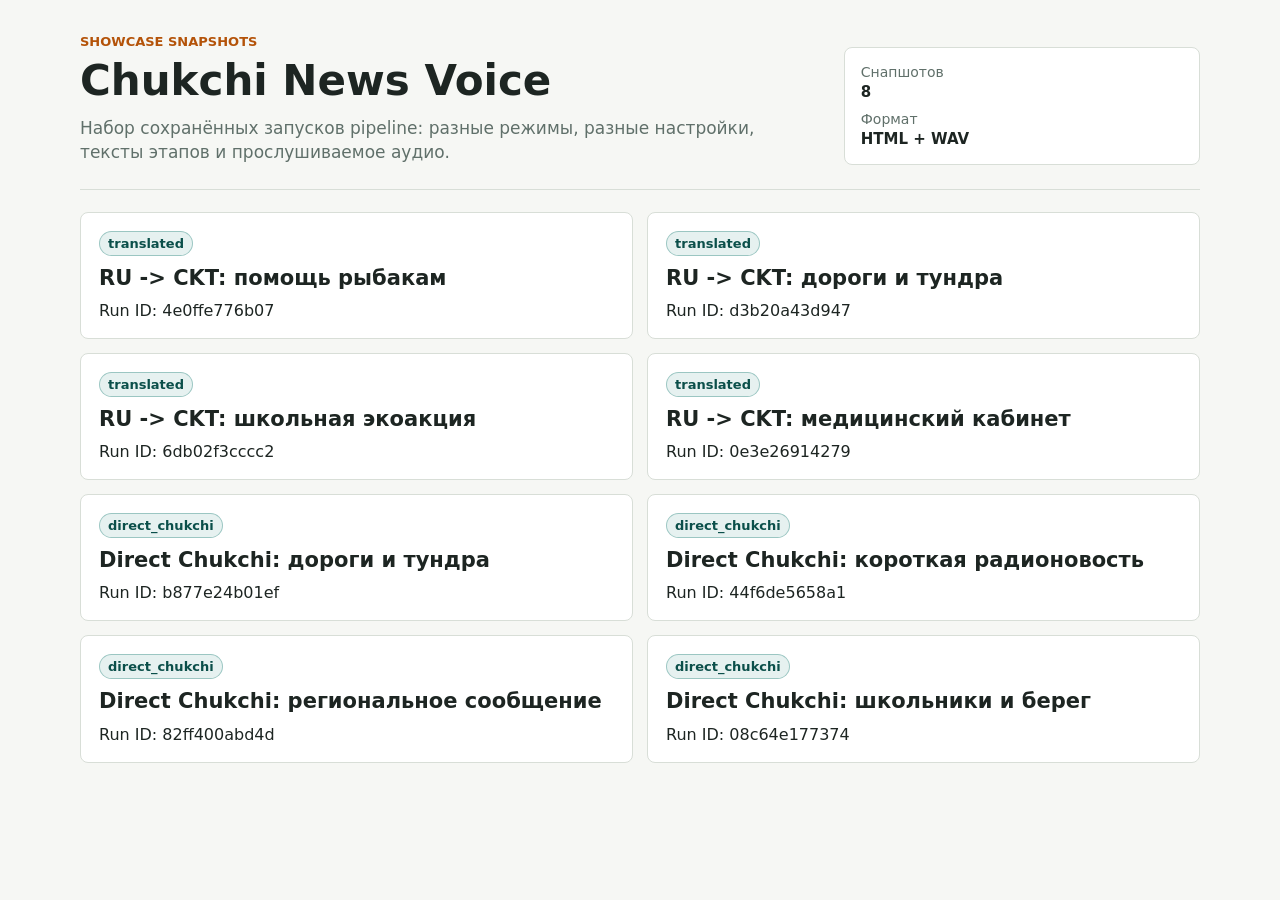
<file: showcase/index.html>
<!doctype html>
<html lang="ru">
  <head>
    <meta charset="utf-8" />
    <meta name="viewport" content="width=device-width, initial-scale=1" />
    <title>Showcase · Chukchi News Voice</title>
    <link rel="stylesheet" href="showcase.css" />
  </head>
  <body>
    <main class="shell">
      <section class="hero">
        <div>
          <p class="eyebrow">Showcase snapshots</p>
          <h1>Chukchi News Voice</h1>
          <p class="lead">Набор сохранённых запусков pipeline: разные режимы, разные настройки, тексты этапов и прослушиваемое аудио.</p>
        </div>
        <div class="run-card">
          <div><span>Снапшотов</span><strong>8</strong></div>
          <div><span>Формат</span><strong>HTML + WAV</strong></div>
        </div>
      </section>
      <section class="index-grid">
        
        <a class="tile" href="translated-fishermen-clean/index.html">
          <span class="pill">translated</span>
          <h2>RU -&gt; CKT: помощь рыбакам</h2>
          <p>Run ID: 4e0ffe776b07</p>
        </a>
            
        <a class="tile" href="translated-roads-clean/index.html">
          <span class="pill">translated</span>
          <h2>RU -&gt; CKT: дороги и тундра</h2>
          <p>Run ID: d3b20a43d947</p>
        </a>
            
        <a class="tile" href="translated-school-clean/index.html">
          <span class="pill">translated</span>
          <h2>RU -&gt; CKT: школьная экоакция</h2>
          <p>Run ID: 6db02f3cccc2</p>
        </a>
            
        <a class="tile" href="translated-clinic-original/index.html">
          <span class="pill">translated</span>
          <h2>RU -&gt; CKT: медицинский кабинет</h2>
          <p>Run ID: 0e3e26914279</p>
        </a>
            
        <a class="tile" href="direct-roads-lora/index.html">
          <span class="pill">direct_chukchi</span>
          <h2>Direct Chukchi: дороги и тундра</h2>
          <p>Run ID: b877e24b01ef</p>
        </a>
            
        <a class="tile" href="direct-radio-lora/index.html">
          <span class="pill">direct_chukchi</span>
          <h2>Direct Chukchi: короткая радионовость</h2>
          <p>Run ID: 44f6de5658a1</p>
        </a>
            
        <a class="tile" href="direct-region-lora/index.html">
          <span class="pill">direct_chukchi</span>
          <h2>Direct Chukchi: региональное сообщение</h2>
          <p>Run ID: 82ff400abd4d</p>
        </a>
            
        <a class="tile" href="direct-school-lora/index.html">
          <span class="pill">direct_chukchi</span>
          <h2>Direct Chukchi: школьники и берег</h2>
          <p>Run ID: 08c64e177374</p>
        </a>
            
      </section>
    </main>
  </body>
</html>
</file>
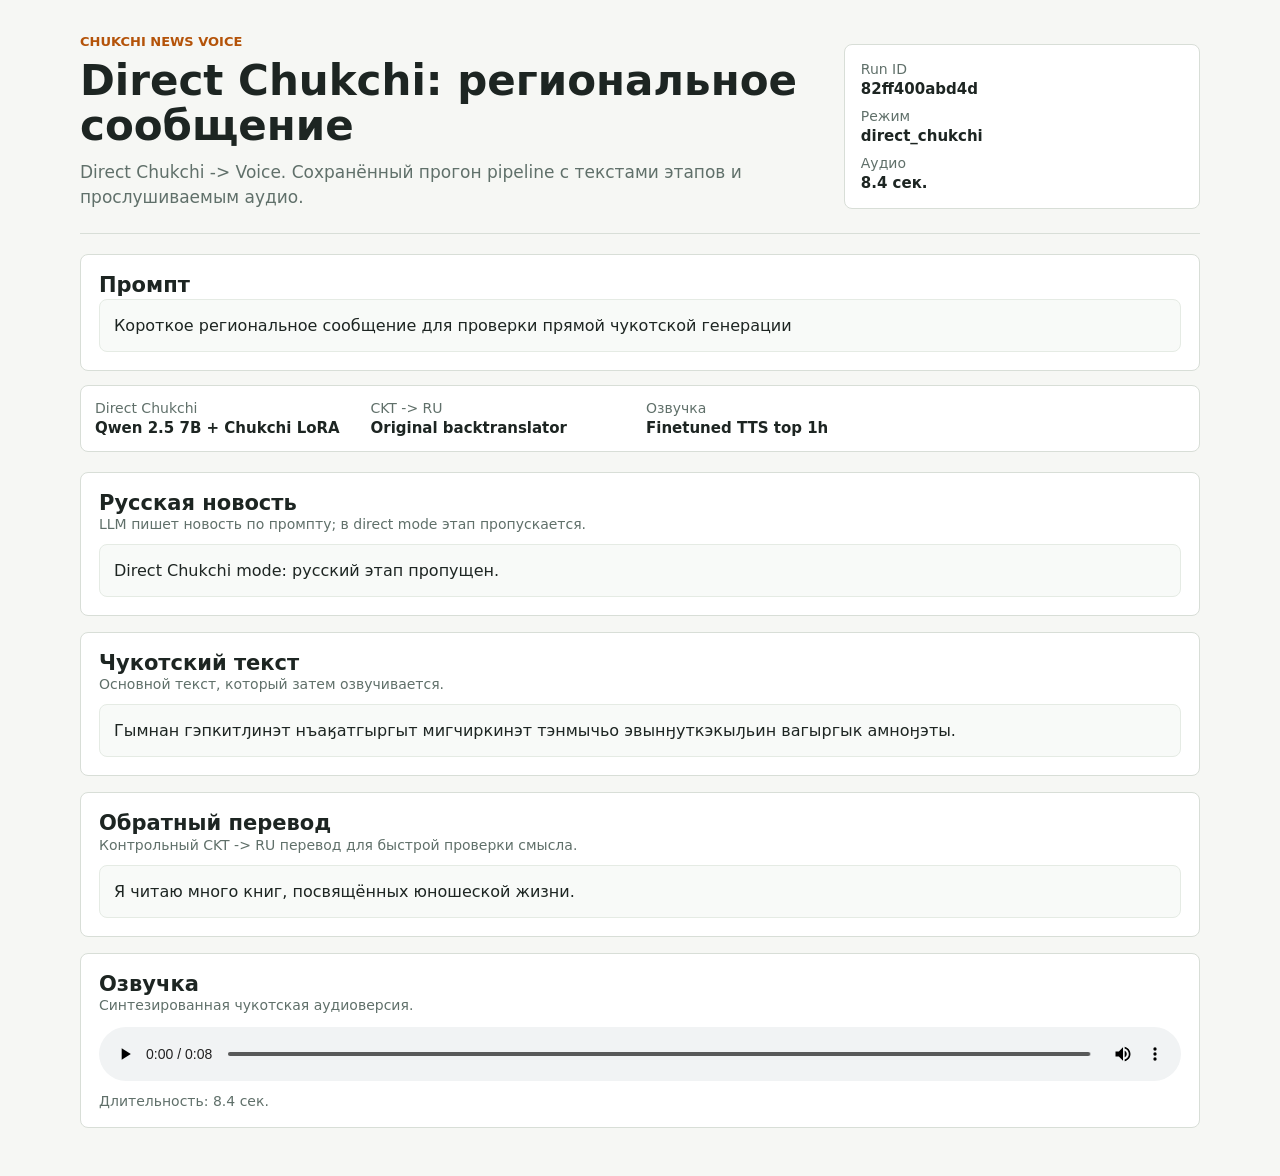
<file: showcase/direct-region-lora/index.html>
<!doctype html>
<html lang="ru">
  <head>
    <meta charset="utf-8" />
    <meta name="viewport" content="width=device-width, initial-scale=1" />
    <title>Direct Chukchi: региональное сообщение · Chukchi News Voice</title>
    <link rel="stylesheet" href="../showcase.css" />
  </head>
  <body>
    <main class="shell">
      <section class="hero">
        <div>
          <p class="eyebrow">Chukchi News Voice</p>
          <h1>Direct Chukchi: региональное сообщение</h1>
          <p class="lead">Direct Chukchi -&gt; Voice. Сохранённый прогон pipeline с текстами этапов и прослушиваемым аудио.</p>
        </div>
        <div class="run-card">
          <div><span>Run ID</span><strong>82ff400abd4d</strong></div>
          <div><span>Режим</span><strong>direct_chukchi</strong></div>
          <div><span>Аудио</span><strong>8.4 сек.</strong></div>
        </div>
      </section>

      <section class="prompt-card">
        <h2>Промпт</h2>
        <pre>Короткое региональное сообщение для проверки прямой чукотской генерации</pre>
      </section>

      <section class="settings">
        <div><span>Direct Chukchi</span><strong>Qwen 2.5 7B + Chukchi LoRA</strong></div>
<div><span>CKT -&gt; RU</span><strong>Original backtranslator</strong></div>
<div><span>Озвучка</span><strong>Finetuned TTS top 1h</strong></div>
      </section>

      <section class="stages">
        
      <article class="stage done">
        <header>
          <div>
            <h2>Русская новость</h2>
            <p>LLM пишет новость по промпту; в direct mode этап пропускается.</p>
          </div>
        </header>
        <pre>Direct Chukchi mode: русский этап пропущен.</pre>
      </article>
    
        
      <article class="stage done">
        <header>
          <div>
            <h2>Чукотский текст</h2>
            <p>Основной текст, который затем озвучивается.</p>
          </div>
        </header>
        <pre>Гымнан гэпкитԓинэт нъаӄатгыргыт мигчиркинэт тэнмычьо эвынӈуткэкыԓьин вагыргык амноӈэты.</pre>
      </article>
    
        
      <article class="stage done">
        <header>
          <div>
            <h2>Обратный перевод</h2>
            <p>Контрольный CKT -&gt; RU перевод для быстрой проверки смысла.</p>
          </div>
        </header>
        <pre>Я читаю много книг, посвящённых юношеской жизни.</pre>
      </article>
    
        <article class="stage done">
          <header>
            <div>
              <h2>Озвучка</h2>
              <p>Синтезированная чукотская аудиоверсия.</p>
            </div>
          </header>
          <audio controls preload="metadata" src="[data-uri]"></audio>
          <p class="muted">Длительность: 8.4 сек.</p>
        </article>
      </section>
    </main>
  </body>
</html>
</file>
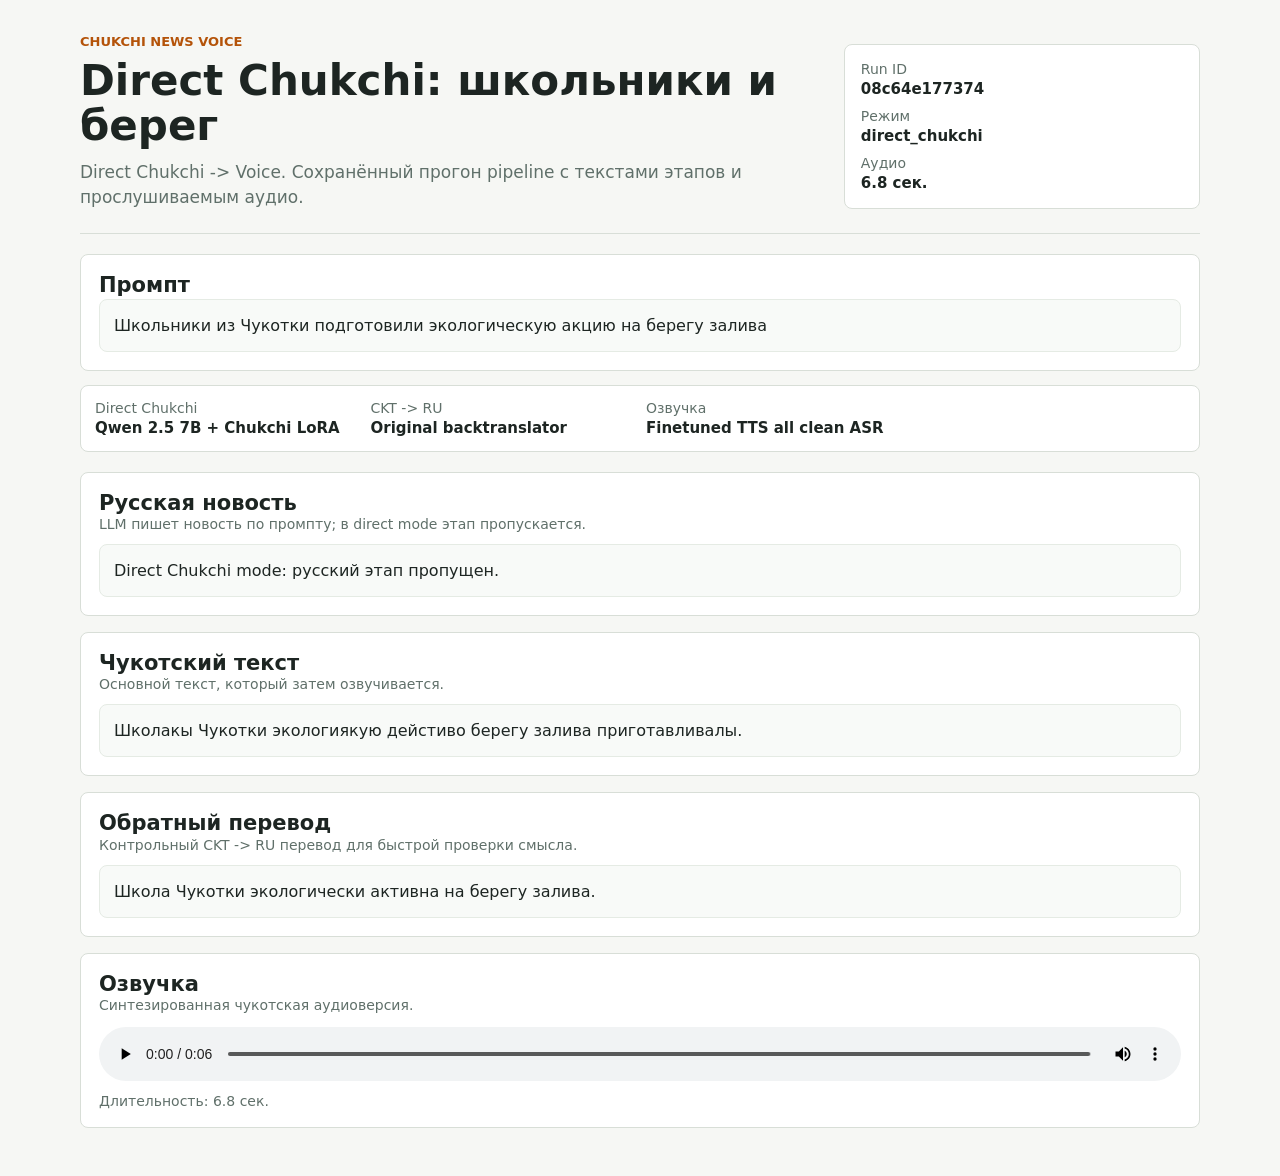
<file: showcase/direct-school-lora/index.html>
<!doctype html>
<html lang="ru">
  <head>
    <meta charset="utf-8" />
    <meta name="viewport" content="width=device-width, initial-scale=1" />
    <title>Direct Chukchi: школьники и берег · Chukchi News Voice</title>
    <link rel="stylesheet" href="../showcase.css" />
  </head>
  <body>
    <main class="shell">
      <section class="hero">
        <div>
          <p class="eyebrow">Chukchi News Voice</p>
          <h1>Direct Chukchi: школьники и берег</h1>
          <p class="lead">Direct Chukchi -&gt; Voice. Сохранённый прогон pipeline с текстами этапов и прослушиваемым аудио.</p>
        </div>
        <div class="run-card">
          <div><span>Run ID</span><strong>08c64e177374</strong></div>
          <div><span>Режим</span><strong>direct_chukchi</strong></div>
          <div><span>Аудио</span><strong>6.8 сек.</strong></div>
        </div>
      </section>

      <section class="prompt-card">
        <h2>Промпт</h2>
        <pre>Школьники из Чукотки подготовили экологическую акцию на берегу залива</pre>
      </section>

      <section class="settings">
        <div><span>Direct Chukchi</span><strong>Qwen 2.5 7B + Chukchi LoRA</strong></div>
<div><span>CKT -&gt; RU</span><strong>Original backtranslator</strong></div>
<div><span>Озвучка</span><strong>Finetuned TTS all clean ASR</strong></div>
      </section>

      <section class="stages">
        
      <article class="stage done">
        <header>
          <div>
            <h2>Русская новость</h2>
            <p>LLM пишет новость по промпту; в direct mode этап пропускается.</p>
          </div>
        </header>
        <pre>Direct Chukchi mode: русский этап пропущен.</pre>
      </article>
    
        
      <article class="stage done">
        <header>
          <div>
            <h2>Чукотский текст</h2>
            <p>Основной текст, который затем озвучивается.</p>
          </div>
        </header>
        <pre>Школакы Чукотки экологиякую дейстиво берегу залива приготавливалы.</pre>
      </article>
    
        
      <article class="stage done">
        <header>
          <div>
            <h2>Обратный перевод</h2>
            <p>Контрольный CKT -&gt; RU перевод для быстрой проверки смысла.</p>
          </div>
        </header>
        <pre>Школа Чукотки экологически активна на берегу залива.</pre>
      </article>
    
        <article class="stage done">
          <header>
            <div>
              <h2>Озвучка</h2>
              <p>Синтезированная чукотская аудиоверсия.</p>
            </div>
          </header>
          <audio controls preload="metadata" src="[data-uri]"></audio>
          <p class="muted">Длительность: 6.8 сек.</p>
        </article>
      </section>
    </main>
  </body>
</html>
</file>
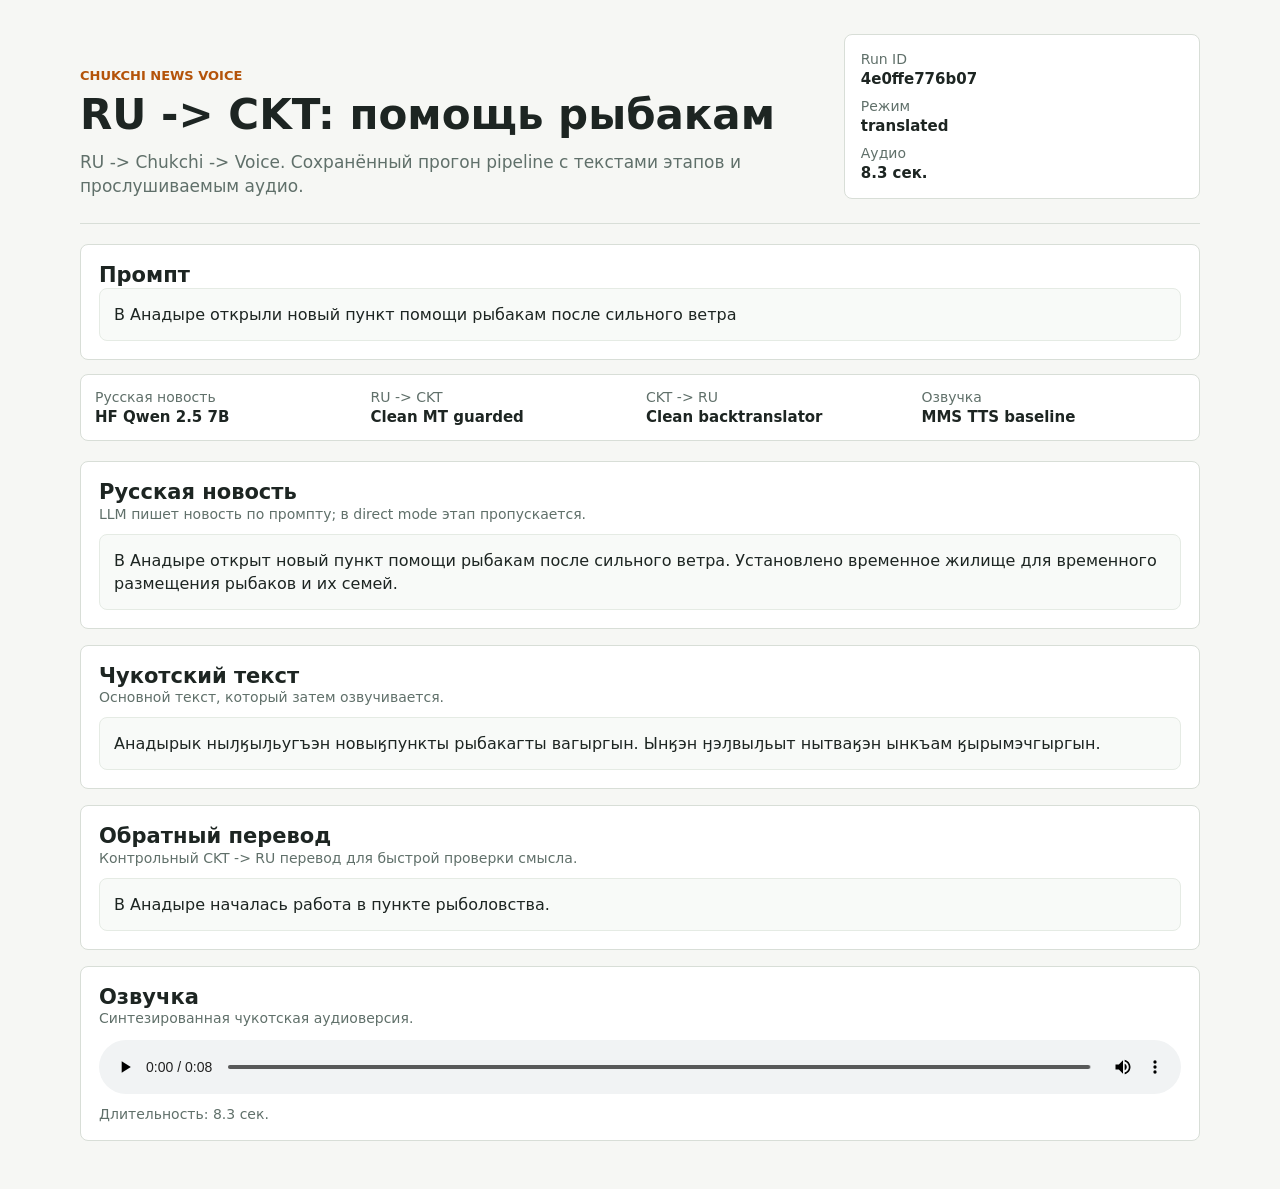
<file: showcase/translated-fishermen-clean/index.html>
<!doctype html>
<html lang="ru">
  <head>
    <meta charset="utf-8" />
    <meta name="viewport" content="width=device-width, initial-scale=1" />
    <title>RU -&gt; CKT: помощь рыбакам · Chukchi News Voice</title>
    <link rel="stylesheet" href="../showcase.css" />
  </head>
  <body>
    <main class="shell">
      <section class="hero">
        <div>
          <p class="eyebrow">Chukchi News Voice</p>
          <h1>RU -&gt; CKT: помощь рыбакам</h1>
          <p class="lead">RU -&gt; Chukchi -&gt; Voice. Сохранённый прогон pipeline с текстами этапов и прослушиваемым аудио.</p>
        </div>
        <div class="run-card">
          <div><span>Run ID</span><strong>4e0ffe776b07</strong></div>
          <div><span>Режим</span><strong>translated</strong></div>
          <div><span>Аудио</span><strong>8.3 сек.</strong></div>
        </div>
      </section>

      <section class="prompt-card">
        <h2>Промпт</h2>
        <pre>В Анадыре открыли новый пункт помощи рыбакам после сильного ветра</pre>
      </section>

      <section class="settings">
        <div><span>Русская новость</span><strong>HF Qwen 2.5 7B</strong></div>
<div><span>RU -&gt; CKT</span><strong>Clean MT guarded</strong></div>
<div><span>CKT -&gt; RU</span><strong>Clean backtranslator</strong></div>
<div><span>Озвучка</span><strong>MMS TTS baseline</strong></div>
      </section>

      <section class="stages">
        
      <article class="stage done">
        <header>
          <div>
            <h2>Русская новость</h2>
            <p>LLM пишет новость по промпту; в direct mode этап пропускается.</p>
          </div>
        </header>
        <pre>В Анадыре открыт новый пункт помощи рыбакам после сильного ветра. Установлено временное жилище для временного размещения рыбаков и их семей.</pre>
      </article>
    
        
      <article class="stage done">
        <header>
          <div>
            <h2>Чукотский текст</h2>
            <p>Основной текст, который затем озвучивается.</p>
          </div>
        </header>
        <pre>Анадырык ныԓӄыԓьугъэн новыӄпункты рыбакагты вагыргын. Ынӄэн ӈэԓвыԓьыт нытваӄэн ынкъам ӄырымэчгыргын.</pre>
      </article>
    
        
      <article class="stage done">
        <header>
          <div>
            <h2>Обратный перевод</h2>
            <p>Контрольный CKT -&gt; RU перевод для быстрой проверки смысла.</p>
          </div>
        </header>
        <pre>В Анадыре началась работа в пункте рыболовства.</pre>
      </article>
    
        <article class="stage done">
          <header>
            <div>
              <h2>Озвучка</h2>
              <p>Синтезированная чукотская аудиоверсия.</p>
            </div>
          </header>
          <audio controls preload="metadata" src="[data-uri]"></audio>
          <p class="muted">Длительность: 8.3 сек.</p>
        </article>
      </section>
    </main>
  </body>
</html>
</file>
<file: showcase/showcase.css>
:root {
  color-scheme: light;
  --bg: #f6f7f4;
  --ink: #1d2522;
  --muted: #60706a;
  --line: #d8ded7;
  --paper: #ffffff;
  --accent: #0f766e;
  --accent-dark: #0b4f4a;
  --warm: #b45309;
  font-family: Inter, ui-sans-serif, system-ui, -apple-system, BlinkMacSystemFont, "Segoe UI", sans-serif;
}
* { box-sizing: border-box; }
body { margin: 0; background: var(--bg); color: var(--ink); }
.shell { width: min(1120px, calc(100% - 32px)); margin: 0 auto; padding: 34px 0 48px; }
.hero { display: grid; grid-template-columns: 1.35fr 0.65fr; gap: 24px; align-items: end; padding-bottom: 24px; border-bottom: 1px solid var(--line); }
.eyebrow { margin: 0 0 10px; color: var(--warm); font-size: 13px; font-weight: 800; text-transform: uppercase; letter-spacing: 0; }
h1, h2, p { margin: 0; }
h1 { font-size: 42px; line-height: 1.06; }
h2 { font-size: 21px; line-height: 1.2; }
.lead { margin-top: 12px; color: var(--muted); font-size: 17px; line-height: 1.45; max-width: 760px; }
.run-card, .prompt-card, .stage, .settings { background: var(--paper); border: 1px solid var(--line); border-radius: 8px; }
.run-card { display: grid; gap: 10px; padding: 16px; }
.run-card div, .settings div { display: grid; gap: 3px; }
.run-card span, .settings span, .muted, .stage p { color: var(--muted); font-size: 14px; }
.run-card strong, .settings strong { font-size: 15px; }
.prompt-card { margin-top: 20px; padding: 18px; }
.settings { display: grid; grid-template-columns: repeat(4, minmax(0, 1fr)); gap: 12px; margin-top: 14px; padding: 14px; }
.stages { display: grid; gap: 16px; margin-top: 20px; }
.stage { padding: 18px; }
.stage header { margin-bottom: 12px; }
pre { margin: 0; white-space: pre-wrap; overflow-wrap: anywhere; font: inherit; line-height: 1.45; background: #f8faf8; border: 1px solid #e5ebe4; border-radius: 8px; padding: 14px; }
audio { width: 100%; margin-top: 2px; }
.muted { margin-top: 8px; }
.index-grid { display: grid; grid-template-columns: repeat(2, minmax(0, 1fr)); gap: 14px; margin-top: 22px; }
.tile { display: grid; gap: 10px; padding: 18px; background: var(--paper); border: 1px solid var(--line); border-radius: 8px; text-decoration: none; color: inherit; }
.tile:hover { border-color: rgba(15, 118, 110, 0.7); }
.pill { display: inline-flex; width: fit-content; border: 1px solid rgba(15, 118, 110, 0.35); border-radius: 999px; padding: 4px 8px; color: var(--accent-dark); background: rgba(15, 118, 110, 0.1); font-size: 13px; font-weight: 750; }
@media (max-width: 760px) {
  .hero, .settings, .index-grid { grid-template-columns: 1fr; }
  h1 { font-size: 32px; }
}
</file>
